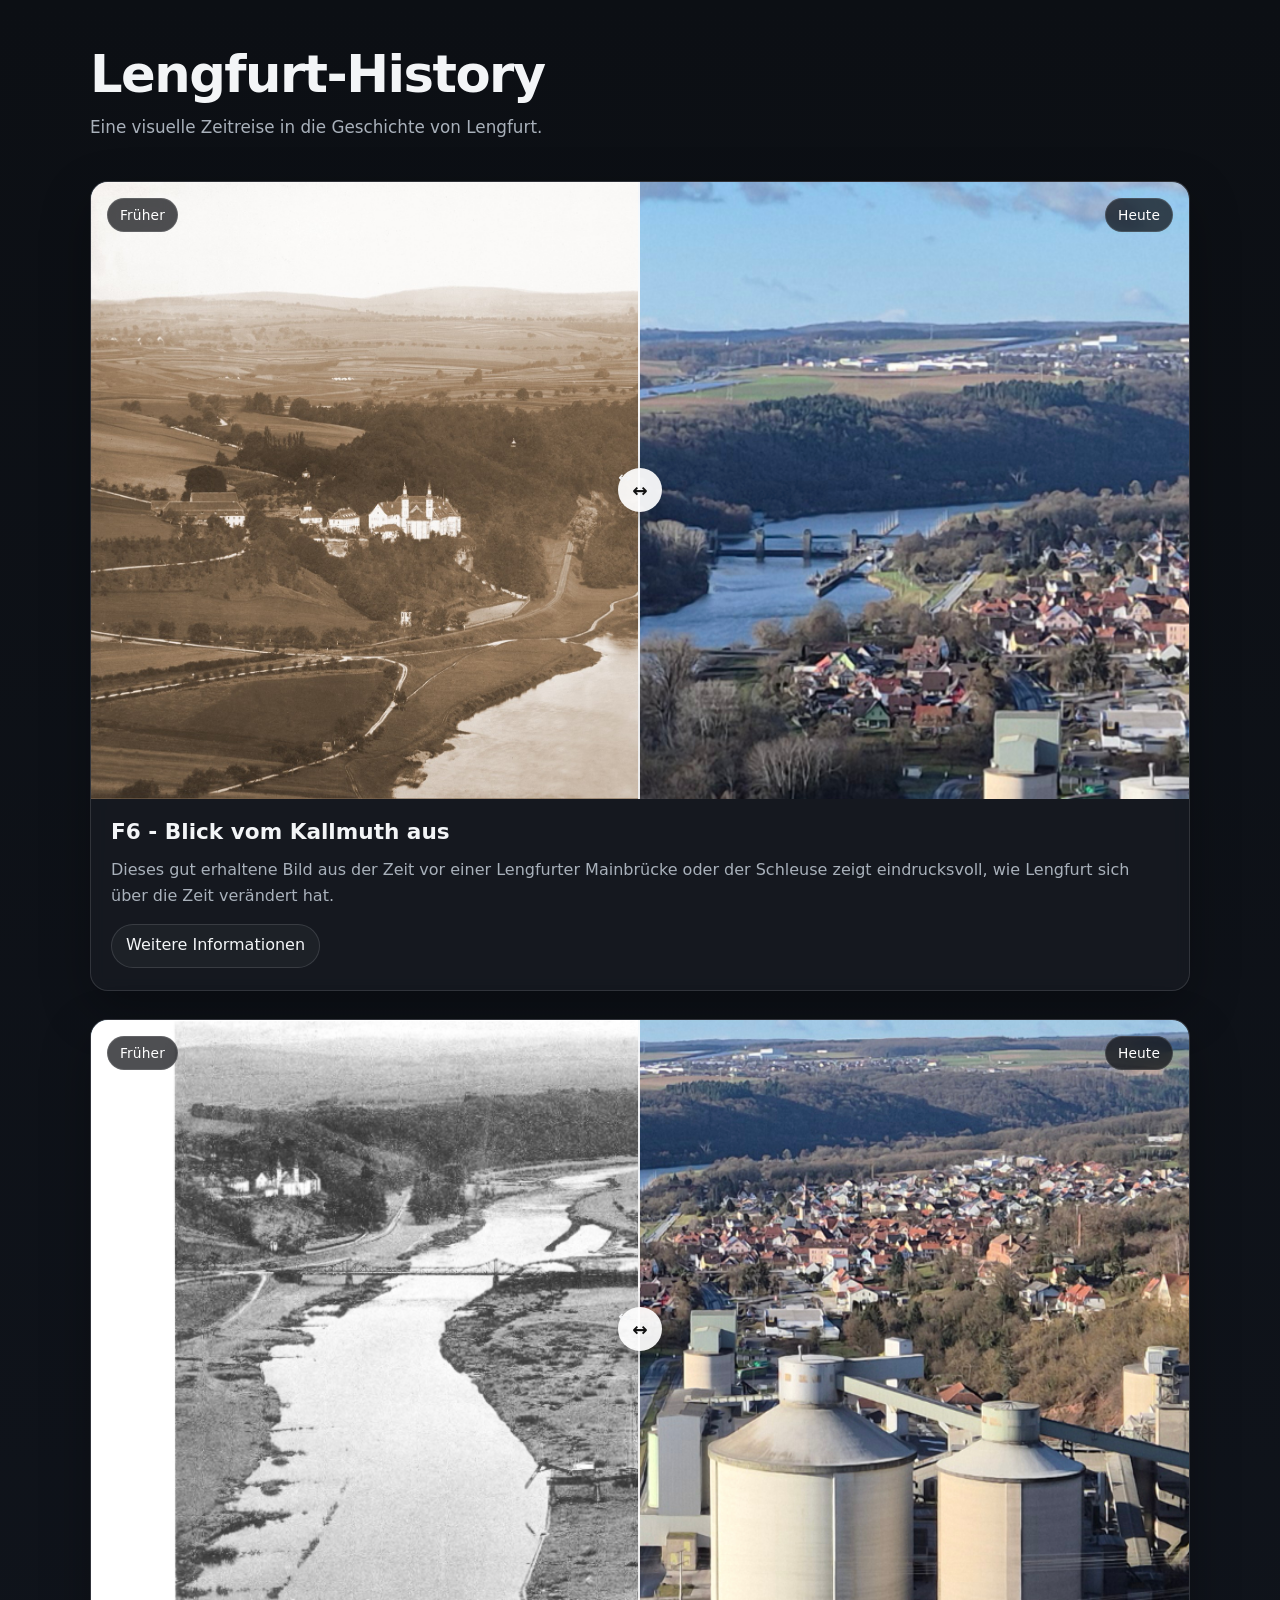
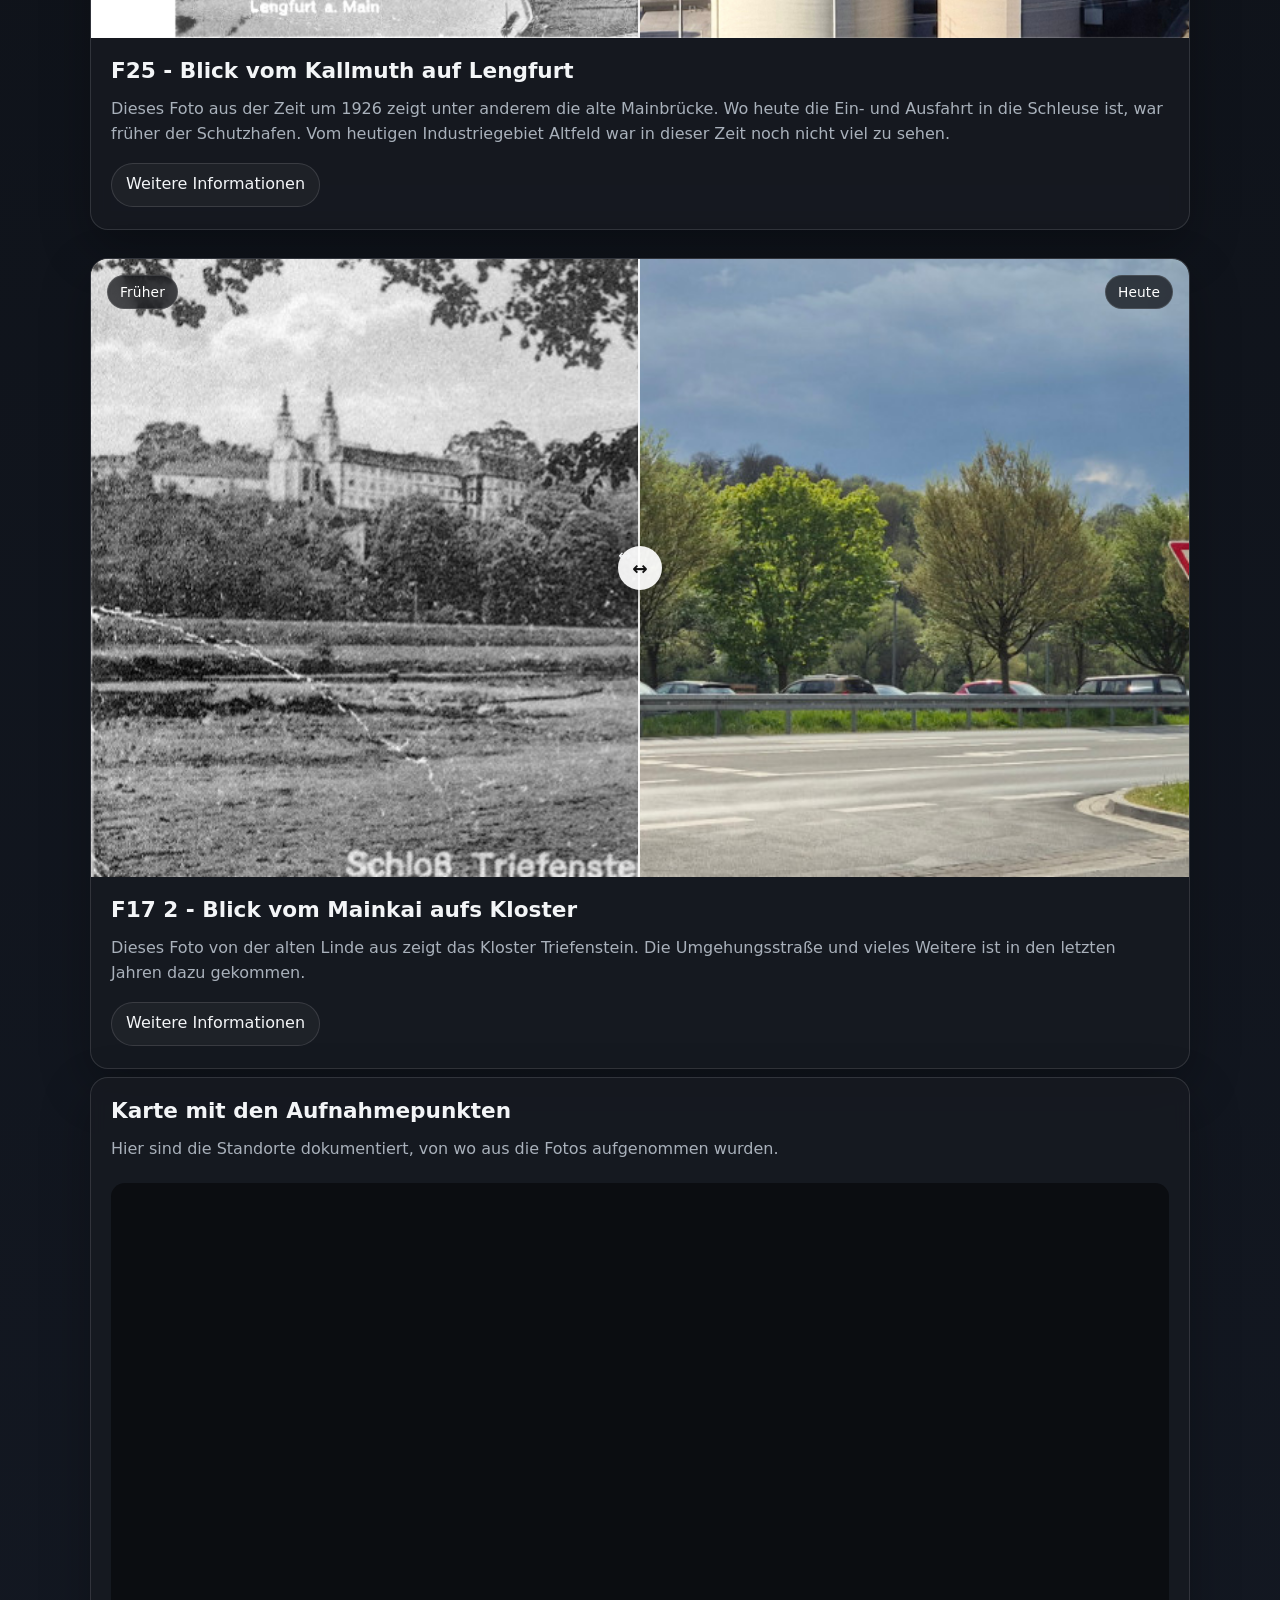
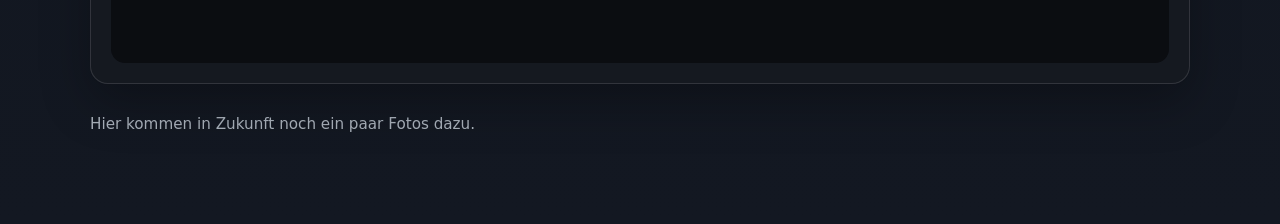
<file: index.html>
<!DOCTYPE html>
<html lang="de">

<head>
  <meta charset="UTF-8" />
  <meta name="viewport" content="width=device-width, initial-scale=1.0" />
  <title>Lengfurt-History</title>
  <meta name="description" content="Eine visuelle Zeitreise in die Geschichte von Lengfurt." />
  <meta property="og:title" content="Lengfurt-History" />
  <meta property="og:description" content="Eine visuelle Zeitreise in die Geschichte von Lengfurt." />
  <meta property="og:type" content="website" />
  <meta property="og:image" content="bilder/header.jpg" />
  <meta property="og:image:type" content="image/jpg" />
  <meta property="og:image:width" content="1200" />
  <meta property="og:image:height" content="518" />
  <meta property="og:image:secure_url" content="https://lengfurt-history.app/bilder/header.jpg" />
  <link rel="stylesheet" href="styles.css" />
</head>

<body>
  <main class="page">
    <header class="hero">
      <h1>Lengfurt-History</h1>
      <p>Eine visuelle Zeitreise in die Geschichte von Lengfurt.</p>
    </header>

    <section class="gallery" data-gallery aria-live="polite"></section>

    <template id="compare-card-template">
      <article class="compare-card">
        <div class="compare-media" data-compare>
          <div class="compare-label left"></div>
          <div class="compare-label right"></div>

          <img class="compare-base" />

          <div class="compare-overlay">
            <img />
          </div>

          <div class="compare-handle" aria-hidden="true"></div>
        </div>

        <div class="compare-content">
          <h2></h2>
          <p></p>
          <div class="compare-meta">
            <span class="slider-value">Position: 50%</span>
            <a class="compare-link" href="#info-pop-up">Weitere Informationen</a>
          </div>
        </div>
      </article>
    </template>

    <section class="map-section" aria-labelledby="karte-titel">
      <div class="compare-card">
        <div class="compare-content">
            <h2 id="karte-titel">Karte mit den Aufnahmepunkten</h2>
            <p>
              Hier sind die Standorte dokumentiert, von wo aus die Fotos aufgenommen wurden.
            </p>
        </div>
          <div class="map-embed">
            <iframe src="https://www.google.com/maps/d/embed?mid=1ggDm_IBhAO5Al_2fngC7RQu9NAcwdJE&ehbc=2E312F"
              width="640" height="480" loading="lazy" referrerpolicy="no-referrer-when-downgrade"
              title="Google My Maps Karte"></iframe>
          </div>
      </div>
    </section>

      <p class="footer-note">
        Hier kommen in Zukunft noch ein paar Fotos dazu.
      </p>
  </main>

  <div class="pop-up" id="info-pop-up" role="dialog" aria-modal="true" aria-labelledby="pop-up-title" hidden>
    <div class="pop-up-content">
      <div class="pop-up-header">
        <h2 class="pop-up-title" id="pop-up-title"></h2>
        <button class="pop-up-close" type="button" aria-label="Popup schließen">×</button>
      </div>
      <p class="pop-up-text"></p>
    </div>
  </div>

  <script src="script.js"></script>
</body>

</html>
</file>
<file: styles.css>
:root {
  --panel: #171a21;
  --text: #f3f5f7;
  --muted: #a9b1bb;
  --line: rgba(255,255,255,0.12);
  --radius: 18px;
  --shadow: 0 18px 50px rgba(0,0,0,0.28);
  --max-width: 1100px;
}

* {
  box-sizing: border-box;
}

html, body {
  margin: 0;
  padding: 0;
  background: linear-gradient(180deg, #0c0f14 0%, #131822 100%);
  color: var(--text);
  font-family: Inter, system-ui, -apple-system, BlinkMacSystemFont, "Segoe UI", sans-serif;
}

img {
  display: block;
  max-width: 100%;
}

a {
  color: inherit;
}

.page {
  width: min(100% - 32px, var(--max-width));
  margin: 0 auto;
  padding: 48px 0 72px;
}

.hero {
  margin-bottom: 40px;
}

.hero h1 {
  margin: 0 0 12px;
  font-size: clamp(2rem, 4vw, 3.6rem);
  line-height: 1.05;
  letter-spacing: -0.03em;
}

.hero p {
  margin: 0;
  max-width: 65ch;
  color: var(--muted);
  font-size: 1.05rem;
  line-height: 1.6;
}

.gallery {
  display: grid;
  gap: 28px;
}

.compare-card {
  background: rgba(23, 26, 33, 0.86);
  backdrop-filter: blur(8px);
  border: 1px solid var(--line);
  border-radius: var(--radius);
  box-shadow: var(--shadow);
  overflow: hidden;
}

.compare-media {
  position: relative;
  aspect-ratio: 16 / 9;
  background: #090b0f;
  overflow: hidden;
  user-select: none;
  touch-action: pan-y;
}

.compare-media > img,
.compare-overlay img {
  width: 100%;
  height: 100%;
  object-fit: cover;
  pointer-events: none;
}

.compare-overlay img,
.compare-base {
  object-position: left center;
}

.compare-base,
.compare-overlay {
  position: absolute;
  inset: 0;
}

.compare-overlay {
  width: 50%;
  overflow: hidden;
  border-right: 2px solid rgba(255,255,255,0.9);
}

.compare-handle {
  position: absolute;
  top: 0;
  bottom: 0;
  left: 50%;
  width: 48px;
  transform: translateX(-50%);
  cursor: ew-resize;
  pointer-events: auto;
  touch-action: none;
  z-index: 3;
}

.compare-handle::before {
  content: "\2194";
  position: absolute;
  top: 50%;
  left: 50%;
  transform: translate(-50%, -50%);
  width: 44px;
  height: 44px;
  border-radius: 999px;
  background: rgba(255,255,255,0.92);
  box-shadow: 0 8px 22px rgba(0,0,0,0.28);
}

.compare-handle::after {
  content: "↔";
  position: absolute;
  top: 50%;
  left: 50%;
  transform: translate(-50%, -50%);
  color: #111;
  font-size: 1.15rem;
  font-weight: 700;
}

.compare-label {
  position: absolute;
  top: 16px;
  z-index: 2;
  padding: 8px 12px;
  border-radius: 999px;
  background: rgba(10, 12, 16, 0.72);
  border: 1px solid rgba(255,255,255,0.12);
  color: #fff;
  font-size: 0.86rem;
  letter-spacing: 0.01em;
  backdrop-filter: blur(8px);
}

.compare-label.left {
  left: 16px;
}

.compare-label.right {
  right: 16px;
}

.compare-content {
  display: grid;
  gap: 12px;
  padding: 20px 20px 22px;
}

.compare-content h2 {
  margin: 0;
  font-size: 1.35rem;
  line-height: 1.2;
}

.compare-content p {
  margin: 0;
  color: var(--muted);
  line-height: 1.6;
}

.compare-meta {
  display: flex;
  flex-wrap: wrap;
  gap: 10px;
  align-items: center;
  justify-content: space-between;
  padding-top: 4px;
}

.compare-link {
  text-decoration: none;
  border: 1px solid var(--line);
  background: rgba(255,255,255,0.04);
  padding: 10px 14px 13px 14px;
  border-radius: 999px;
  transition: transform 0.2s ease, background 0.2s ease, border-color 0.2s ease;
}

.compare-link:hover,
.compare-link:focus-visible {
  transform: translateY(-1px);
  background: rgba(255,255,255,0.08);
  border-color: rgba(255,255,255,0.25);
  outline: none;
}

.slider-value {
  color: var(--muted);
  font-size: 0.95rem;
  display: none;
}

.map-section {
  margin-top: 8px;
}

.map-embed {
  padding: 0 20px 20px;
}

.map-embed iframe {
  display: block;
  width: 100%;
  min-height: 480px;
  border: 0;
  border-radius: 14px;
  background: #0b0d11;
}

.footer-note {
  margin-top: 28px;
  color: var(--muted);
  font-size: 0.95rem;
  line-height: 1.6;
}

.pop-up {
  position: fixed;
  inset: 0;
  display: grid;
  place-items: center;
  padding: 20px;
  background: rgba(0,0,0,0.68);
  opacity: 0;
  pointer-events: none;
  transition: opacity 0.2s ease;
  z-index: 10;
}

.pop-up.is-open {
  opacity: 1;
  pointer-events: auto;
}

.pop-up-content {
  width: min(100%, 520px);
  border: 1px solid var(--line);
  border-radius: 14px;
  background: var(--panel);
  box-shadow: var(--shadow);
  padding: 22px;
}

.pop-up-header {
  display: flex;
  gap: 16px;
  align-items: center;
  justify-content: space-between;
  margin-bottom: 14px;
}

.pop-up-header h2 {
  margin: 0;
  font-size: 1.25rem;
  line-height: 1.2;
}

.pop-up-close {
  display: inline-grid;
  place-items: center;
  width: 40px;
  height: 40px;
  flex-shrink: 0;
  border: 1px solid var(--line);
  border-radius: 999px;
  background: rgba(255,255,255,0.04);
  color: var(--text);
  font-size: 1.8rem;
  line-height: 1;
  cursor: pointer;
  padding-bottom: 5px;
}

.pop-up-close:hover,
.pop-up-close:focus-visible {
  background: rgba(255,255,255,0.08);
  outline: none;
}

.pop-up-content p {
  margin: 0;
  color: var(--muted);
  line-height: 1.6;
}

@media (max-width: 720px) {
  .page {
    width: min(100% - 20px, var(--max-width));
    padding-top: 28px;
  }

  .compare-content {
    padding: 16px;
  }

  .compare-label {
    top: 12px;
    font-size: 0.8rem;
  }

  .compare-label.left {
    left: 12px;
  }

  .compare-label.right {
    right: 12px;
  }

  .map-embed {
    padding: 0 16px 16px;
  }

  .map-embed iframe {
    min-height: 360px;
  }
}
</file>
